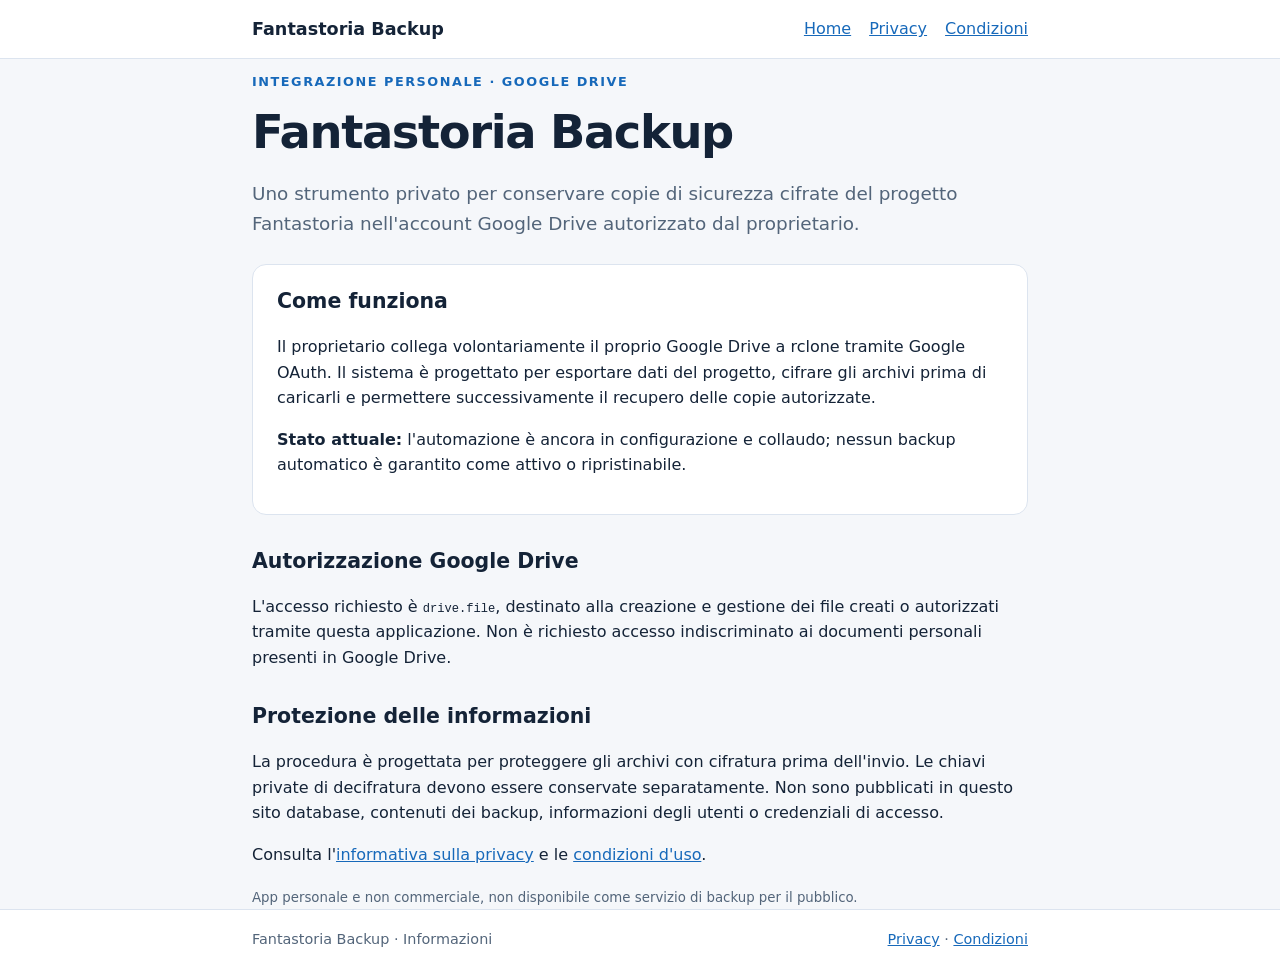
<file: index.html>
<!doctype html>
<html lang="it"><head>
<meta charset="utf-8"><meta name="viewport" content="width=device-width, initial-scale=1">
<title>Fantastoria Backup — Integrazione Google Drive</title>
<meta name="description" content="Pagina informativa dell'integrazione privata Fantastoria Backup per Google Drive.">
<link rel="stylesheet" href="style.css">
</head><body>
<header><div class="wrap"><a class="brand" href="./">Fantastoria Backup</a><nav aria-label="Navigazione"><a href="./">Home</a><a href="privacy.html">Privacy</a><a href="terms.html">Condizioni</a></nav></div></header>
<main class="wrap">
<p class="eyebrow">Integrazione personale · Google Drive</p>
<h1>Fantastoria Backup</h1>
<p class="lead">Uno strumento privato per conservare copie di sicurezza cifrate del progetto Fantastoria nell'account Google Drive autorizzato dal proprietario.</p>
<div class="panel"><h2>Come funziona</h2>
<p>Il proprietario collega volontariamente il proprio Google Drive a rclone tramite Google OAuth. Il sistema è progettato per esportare dati del progetto, cifrare gli archivi prima di caricarli e permettere successivamente il recupero delle copie autorizzate.</p>
<p><strong>Stato attuale:</strong> l'automazione è ancora in configurazione e collaudo; nessun backup automatico è garantito come attivo o ripristinabile.</p></div>
<h2>Autorizzazione Google Drive</h2>
<p>L'accesso richiesto è <code>drive.file</code>, destinato alla creazione e gestione dei file creati o autorizzati tramite questa applicazione. Non è richiesto accesso indiscriminato ai documenti personali presenti in Google Drive.</p>
<h2>Protezione delle informazioni</h2>
<p>La procedura è progettata per proteggere gli archivi con cifratura prima dell'invio. Le chiavi private di decifratura devono essere conservate separatamente. Non sono pubblicati in questo sito database, contenuti dei backup, informazioni degli utenti o credenziali di accesso.</p>
<p>Consulta l'<a href="privacy.html">informativa sulla privacy</a> e le <a href="terms.html">condizioni d'uso</a>.</p>
<small>App personale e non commerciale, non disponibile come servizio di backup per il pubblico.</small>
</main><footer><div class="wrap"><span>Fantastoria Backup · Informazioni</span><span><a href="privacy.html">Privacy</a> · <a href="terms.html">Condizioni</a></span></div></footer>
</body></html>
</file>
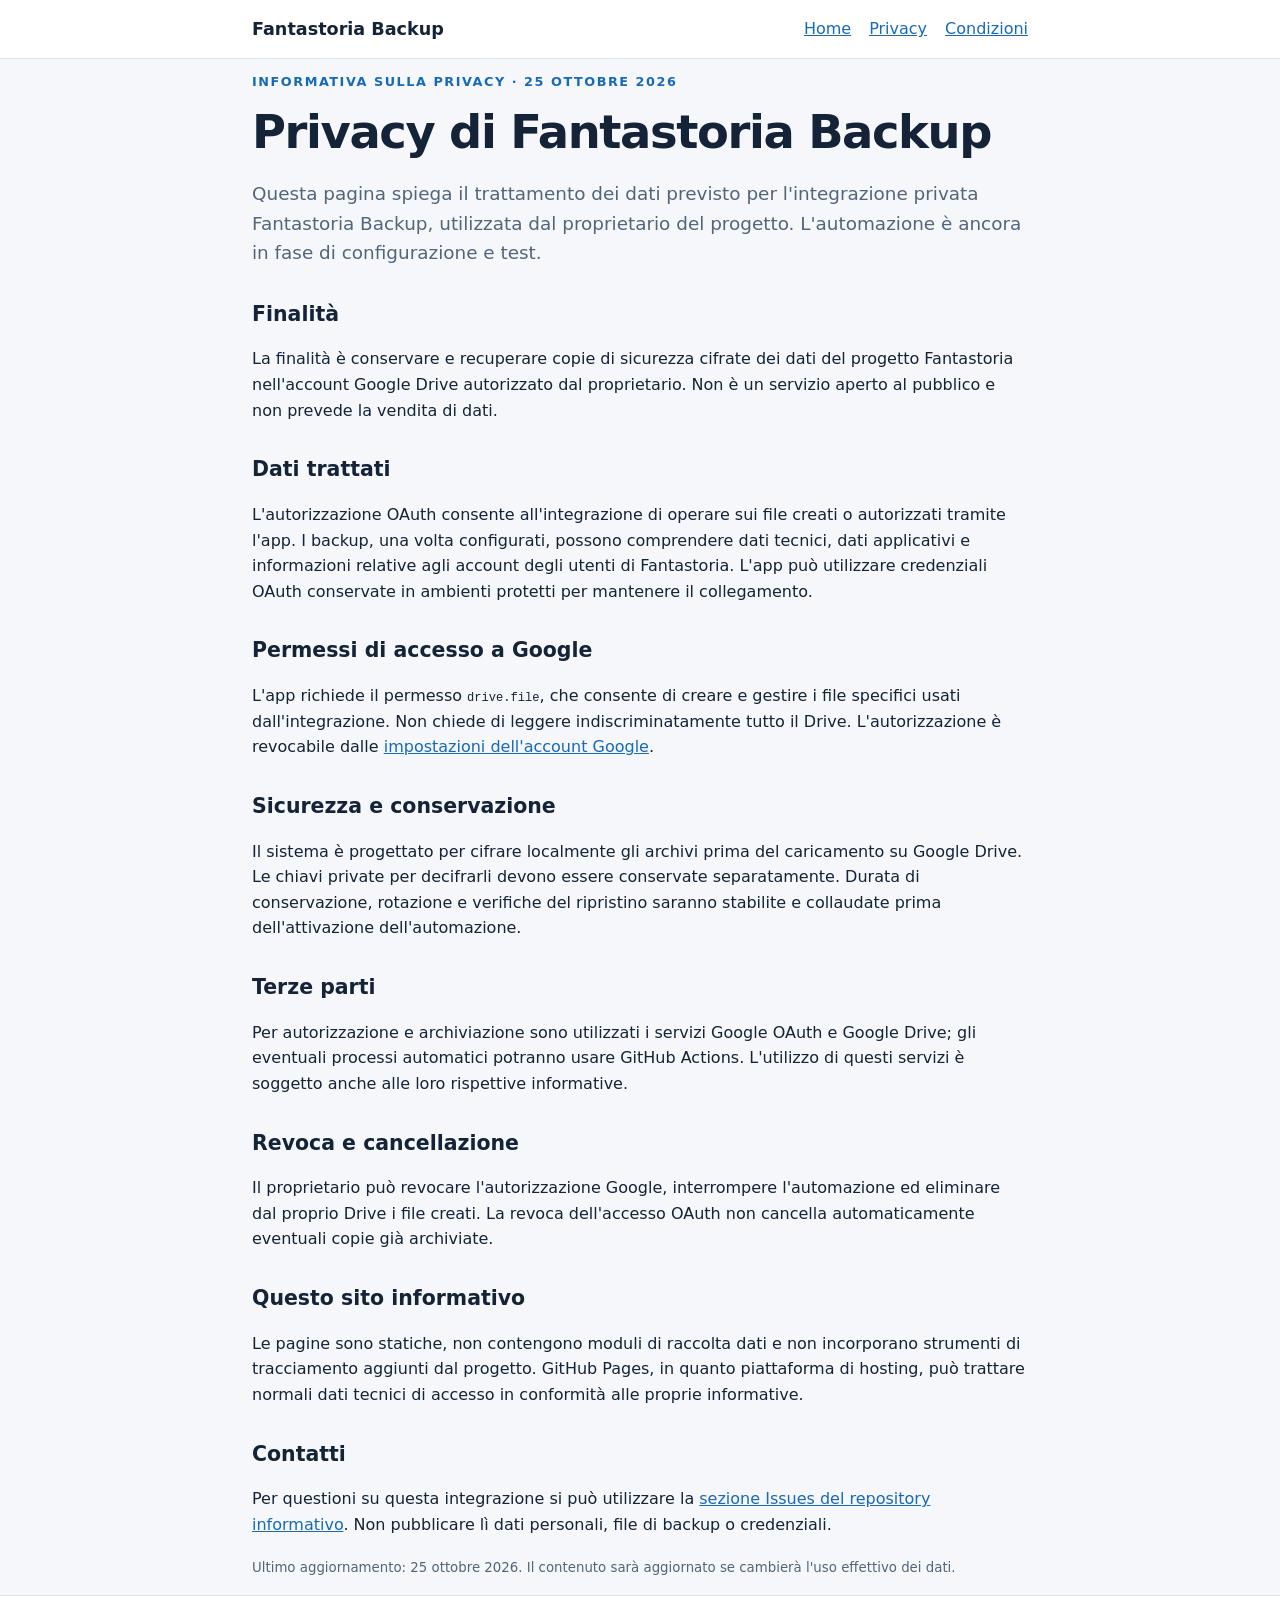
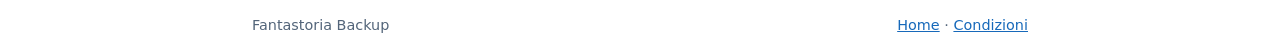
<file: privacy.html>
<!doctype html>
<html lang="it"><head>
<meta charset="utf-8"><meta name="viewport" content="width=device-width, initial-scale=1">
<title>Informativa sulla privacy — Fantastoria Backup</title>
<meta name="description" content="Privacy dell'integrazione privata Fantastoria Backup per Google Drive.">
<link rel="stylesheet" href="style.css">
</head><body>
<header><div class="wrap"><a class="brand" href="./">Fantastoria Backup</a><nav aria-label="Navigazione"><a href="./">Home</a><a href="privacy.html" aria-current="page">Privacy</a><a href="terms.html">Condizioni</a></nav></div></header>
<main class="wrap">
<p class="eyebrow">Informativa sulla privacy · 25 ottobre 2026</p>
<h1>Privacy di Fantastoria Backup</h1>
<p class="lead">Questa pagina spiega il trattamento dei dati previsto per l'integrazione privata Fantastoria Backup, utilizzata dal proprietario del progetto. L'automazione è ancora in fase di configurazione e test.</p>
<h2>Finalità</h2>
<p>La finalità è conservare e recuperare copie di sicurezza cifrate dei dati del progetto Fantastoria nell'account Google Drive autorizzato dal proprietario. Non è un servizio aperto al pubblico e non prevede la vendita di dati.</p>
<h2>Dati trattati</h2>
<p>L'autorizzazione OAuth consente all'integrazione di operare sui file creati o autorizzati tramite l'app. I backup, una volta configurati, possono comprendere dati tecnici, dati applicativi e informazioni relative agli account degli utenti di Fantastoria. L'app può utilizzare credenziali OAuth conservate in ambienti protetti per mantenere il collegamento.</p>
<h2>Permessi di accesso a Google</h2>
<p>L'app richiede il permesso <code>drive.file</code>, che consente di creare e gestire i file specifici usati dall'integrazione. Non chiede di leggere indiscriminatamente tutto il Drive. L'autorizzazione è revocabile dalle <a href="https://myaccount.google.com/connections">impostazioni dell'account Google</a>.</p>
<h2>Sicurezza e conservazione</h2>
<p>Il sistema è progettato per cifrare localmente gli archivi prima del caricamento su Google Drive. Le chiavi private per decifrarli devono essere conservate separatamente. Durata di conservazione, rotazione e verifiche del ripristino saranno stabilite e collaudate prima dell'attivazione dell'automazione.</p>
<h2>Terze parti</h2>
<p>Per autorizzazione e archiviazione sono utilizzati i servizi Google OAuth e Google Drive; gli eventuali processi automatici potranno usare GitHub Actions. L'utilizzo di questi servizi è soggetto anche alle loro rispettive informative.</p>
<h2>Revoca e cancellazione</h2>
<p>Il proprietario può revocare l'autorizzazione Google, interrompere l'automazione ed eliminare dal proprio Drive i file creati. La revoca dell'accesso OAuth non cancella automaticamente eventuali copie già archiviate.</p>
<h2>Questo sito informativo</h2>
<p>Le pagine sono statiche, non contengono moduli di raccolta dati e non incorporano strumenti di tracciamento aggiunti dal progetto. GitHub Pages, in quanto piattaforma di hosting, può trattare normali dati tecnici di accesso in conformità alle proprie informative.</p>
<h2>Contatti</h2>
<p>Per questioni su questa integrazione si può utilizzare la <a href="https://github.com/bd2t5cb2gm-design/fantastoria-backup-info/issues">sezione Issues del repository informativo</a>. Non pubblicare lì dati personali, file di backup o credenziali.</p>
<p><small>Ultimo aggiornamento: 25 ottobre 2026. Il contenuto sarà aggiornato se cambierà l'uso effettivo dei dati.</small></p>
</main><footer><div class="wrap"><span>Fantastoria Backup</span><span><a href="./">Home</a> · <a href="terms.html">Condizioni</a></span></div></footer>
</body></html>
</file>
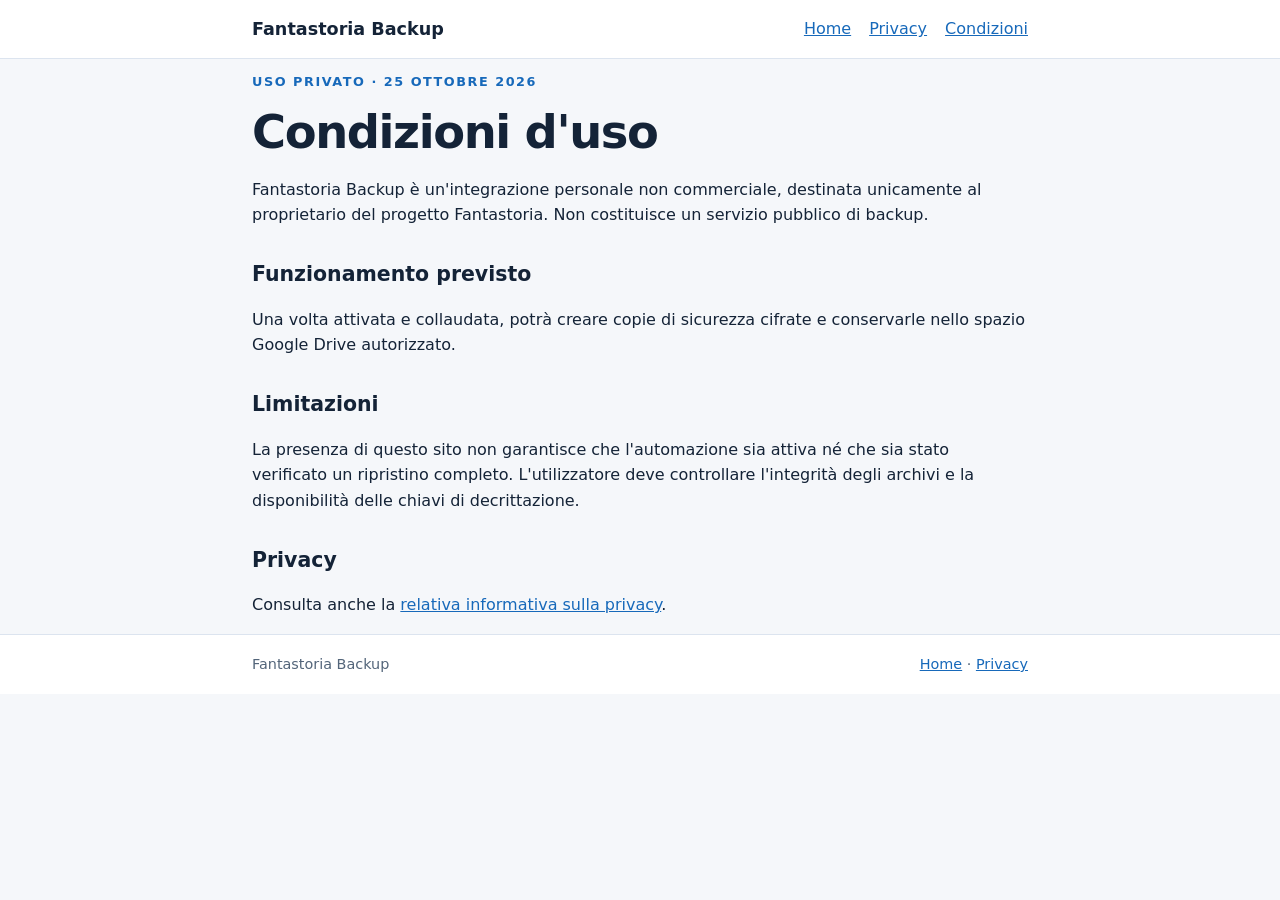
<file: terms.html>
<!doctype html>
<html lang="it"><head><meta charset="utf-8"><meta name="viewport" content="width=device-width, initial-scale=1">
<title>Condizioni d'uso — Fantastoria Backup</title><link rel="stylesheet" href="style.css"></head><body>
<header><div class="wrap"><a class="brand" href="./">Fantastoria Backup</a><nav aria-label="Navigazione"><a href="./">Home</a><a href="privacy.html">Privacy</a><a href="terms.html" aria-current="page">Condizioni</a></nav></div></header>
<main class="wrap"><p class="eyebrow">Uso privato · 25 ottobre 2026</p><h1>Condizioni d'uso</h1>
<p>Fantastoria Backup è un'integrazione personale non commerciale, destinata unicamente al proprietario del progetto Fantastoria. Non costituisce un servizio pubblico di backup.</p>
<h2>Funzionamento previsto</h2><p>Una volta attivata e collaudata, potrà creare copie di sicurezza cifrate e conservarle nello spazio Google Drive autorizzato.</p>
<h2>Limitazioni</h2><p>La presenza di questo sito non garantisce che l'automazione sia attiva né che sia stato verificato un ripristino completo. L'utilizzatore deve controllare l'integrità degli archivi e la disponibilità delle chiavi di decrittazione.</p>
<h2>Privacy</h2><p>Consulta anche la <a href="privacy.html">relativa informativa sulla privacy</a>.</p></main>
<footer><div class="wrap"><span>Fantastoria Backup</span><span><a href="./">Home</a> · <a href="privacy.html">Privacy</a></span></div></footer>
</body></html>
</file>
<file: style.css>
:root{color-scheme:light;--ink:#142337;--muted:#53657a;--accent:#1769ba;--page:#f5f7fa;--paper:#fff;--line:#dce4ef}*{box-sizing:border-box}html{font-family:system-ui,-apple-system,Segoe UI,Roboto,sans-serif;line-height:1.6}body{margin:0;background:var(--page);color:var(--ink)}.wrap{max-width:820px;margin:0 auto;padding:0 22px}header,footer{background:var(--paper);border-bottom:1px solid var(--line)}header .wrap{display:flex;gap:18px;align-items:center;justify-content:space-between;flex-wrap:wrap;padding-top:15px;padding-bottom:15px}nav{display:flex;gap:18px;flex-wrap:wrap}a{color:var(--accent)}.brand{font-weight:750;color:var(--ink);text-decoration:none;font-size:1.1rem}main{padding:45px 0 64px}h1{font-size:clamp(2rem,5vw,2.9rem);letter-spacing:-.03em;line-height:1.2;margin:9px 0 16px}h2{font-size:1.28rem;margin:30px 0 8px}.lead{font-size:1.15rem;color:var(--muted)}.eyebrow{text-transform:uppercase;letter-spacing:.12em;color:var(--accent);font-size:.8rem;font-weight:700}.panel{border:1px solid var(--line);border-radius:14px;padding:20px 24px;margin:26px 0;background:var(--paper)}.panel h2{margin-top:0}footer{border-top:1px solid var(--line);border-bottom:0;font-size:.9rem;color:var(--muted)}footer .wrap{display:flex;justify-content:space-between;gap:20px;flex-wrap:wrap;padding-top:18px;padding-bottom:18px}ul{padding-left:22px}li{margin:6px 0}code{font-size:.93em}small{color:var(--muted)}@media(max-width:600px){main{padding-top:25px}.panel{padding:17px}}
</file>
